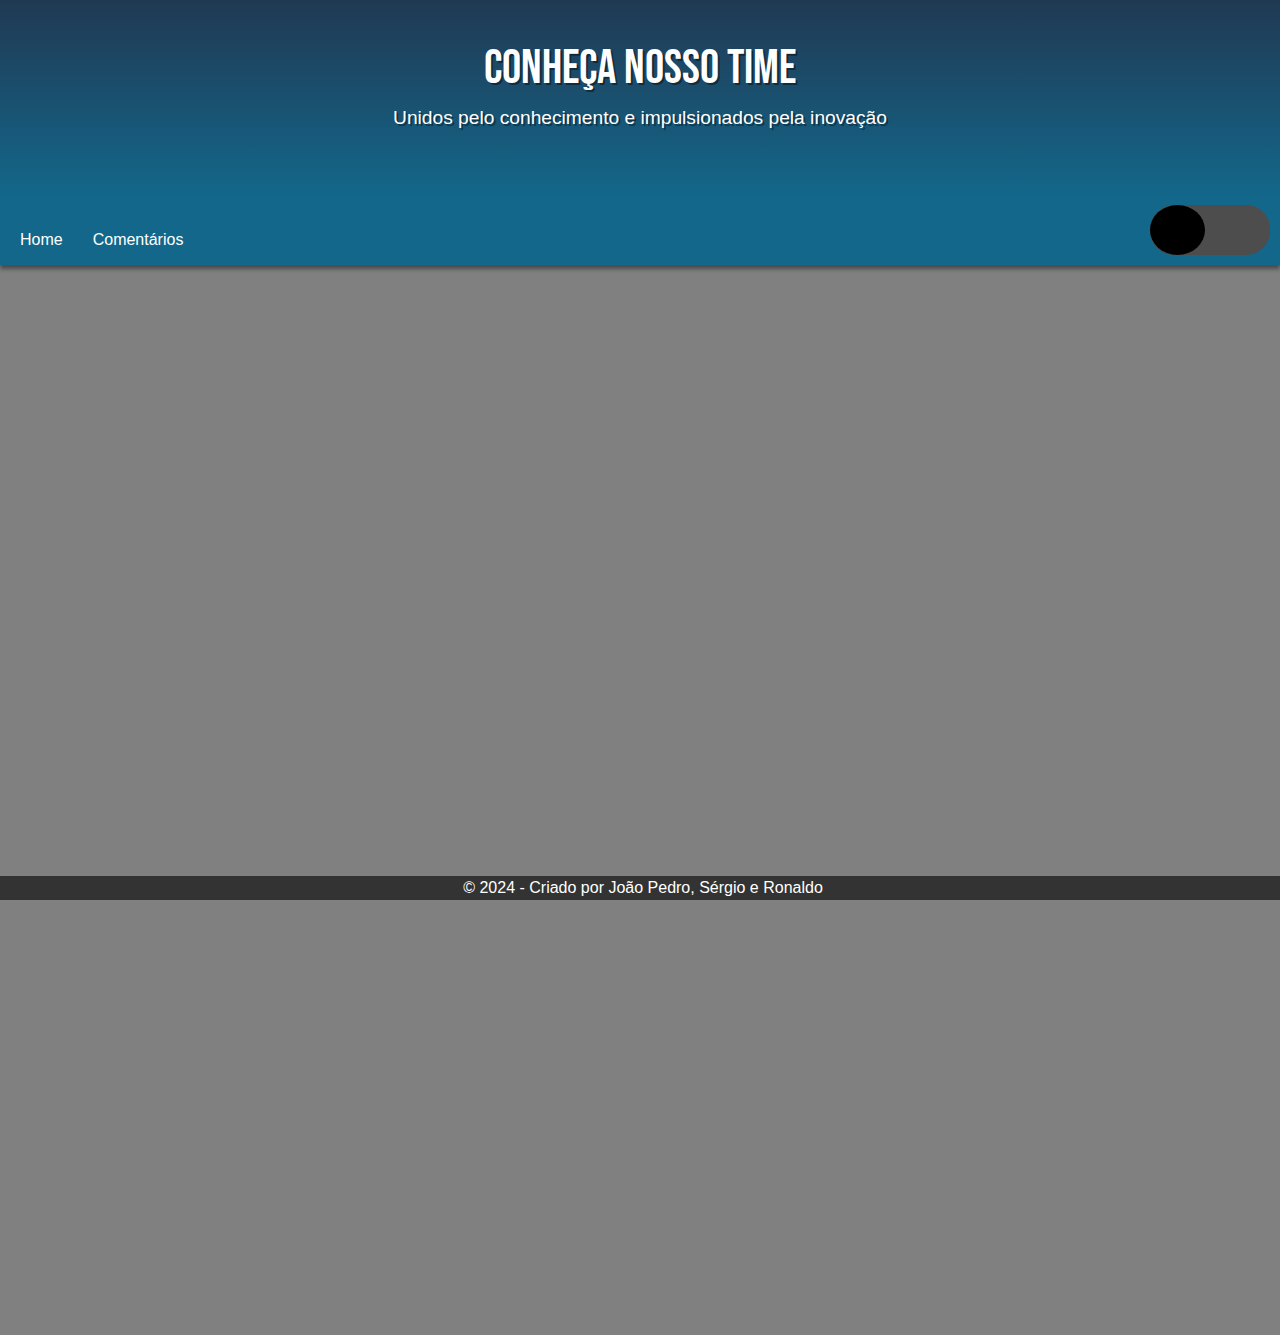
<file: index.html>
<!DOCTYPE html>
<html lang="pt-br">
<head>
    <meta charset="UTF-8">
    <meta name="viewport" content="width=device-width, initial-scale=1.0">
    <title>projeto</title>
    <link rel="shortcut icon" href="imagens/img-eu/favicon.ico" type="image/x-icon">
    <link rel="stylesheet" href="css/style.css">
</head>
<body>
    <header>
        <h1>Conheça Nosso Time</h1>
        <p>Unidos pelo conhecimento e impulsionados pela inovação</p>
        
    
    </header>

    <nav>
     <div class="nav-links">
        <a href="#">Home</a>
        <a href="pag03.html">Comentários</a>
     </div>
      <div class="arrastar" id="arrastar">
        <div class="indicador"></div>
     </div>    
    </nav>

    <main class="fade-in">
        
        <article>
            <div class="card">
                <div class="icon">
                    <img src="imagens/img-eu/minhaft350px.jpg" alt="foto de João">
                </div>
                <div class="content">
                    <h2>João Pedro</h2>
                    <p><strong>Competências:</strong> HTML, CSS, JavaScript</p>
                    <p><strong>Experiências:</strong> Projetos próprios</p>
                    <p><strong>Escolaridade:</strong> Cursando Análise e Desenvolvimento de Sistemas</p>
                    <aside>
                        <p>
                            <strong>Sobre mim:</strong>  Sempre gostei de ficar na rua quando criança, mas quando descobri a tecnologia e seus jogos, o quarto virou minha segunda rua. <a href="pag02.html">Saiba mais</a>
                        </p>
                    </aside>
                </div>
                <button class="read_button">ler mais</button>
            </div>
        </article>

        
        <article>
            <div class="card">
                <div class="icon">
                    <img src="imagens/img-sergio/ftsergio350px.jpg" alt="foto de sérgio">
                </div>
                <div class="content">
                    <h2>Sérgio</h2>
                    <p><strong>Competências:</strong> HTML, CSS, JavaScript</p>
                    <p><strong>Experiências:</strong> Projetos próprios</p>
                    <p><strong>Escolaridade:</strong> Cursando Análise e Desenvolvimento de Sistemas</p>
                    <aside>
                        <p>
                           <strong>sobre mim:</strong> gosto da área da tecnologia e tenho facilidades para a comunicação. <a href="pag02sergio.html"> <br>Saiba mais</a>
                        </p>
                    </aside>
                </div>
                <button class="read_button">ler mais</button>
            </div>
        </article>


        <article>
            <div class="card">
                <div class="icon">
                    <img src="imagens/img-ronado/ftronaldo350px.jpg" alt="foto de Ronaldo">
                </div>
                <div class="content">
                    <h2>Ronaldo</h2>
                    <p><strong>Competências:</strong> HTML, CSS, JavaScript</p>
                    <p><strong>Experiências:</strong> Projetos próprios</p>
                    <p><strong>Escolaridade:</strong> Cursando Análise e Desenvolvimento de Sistemas e cursando inglês</p>
                    <aside>
                        <p>
                           <strong>sobre mim:</strong> desde criança sempre gostei e tive curiosidade sobre computadores,sempre joguei e pesquisei bastante. <a href="pag02ronaldo.html">Saiba mais</a>
                        </p>
                    </aside>
                </div>
                <button class="read_button">ler mais</button>
            </div>
        </article>
    </main>

    <footer>
        <p>&copy; 2024 - Criado por João Pedro, Sérgio e Ronaldo</p>
    </footer>

    <script src="js/script.js"></script>
    <script src="js/mode.js"></script>
   <script src="js/animaçao.js"></script>
</body>
</html>
</file>
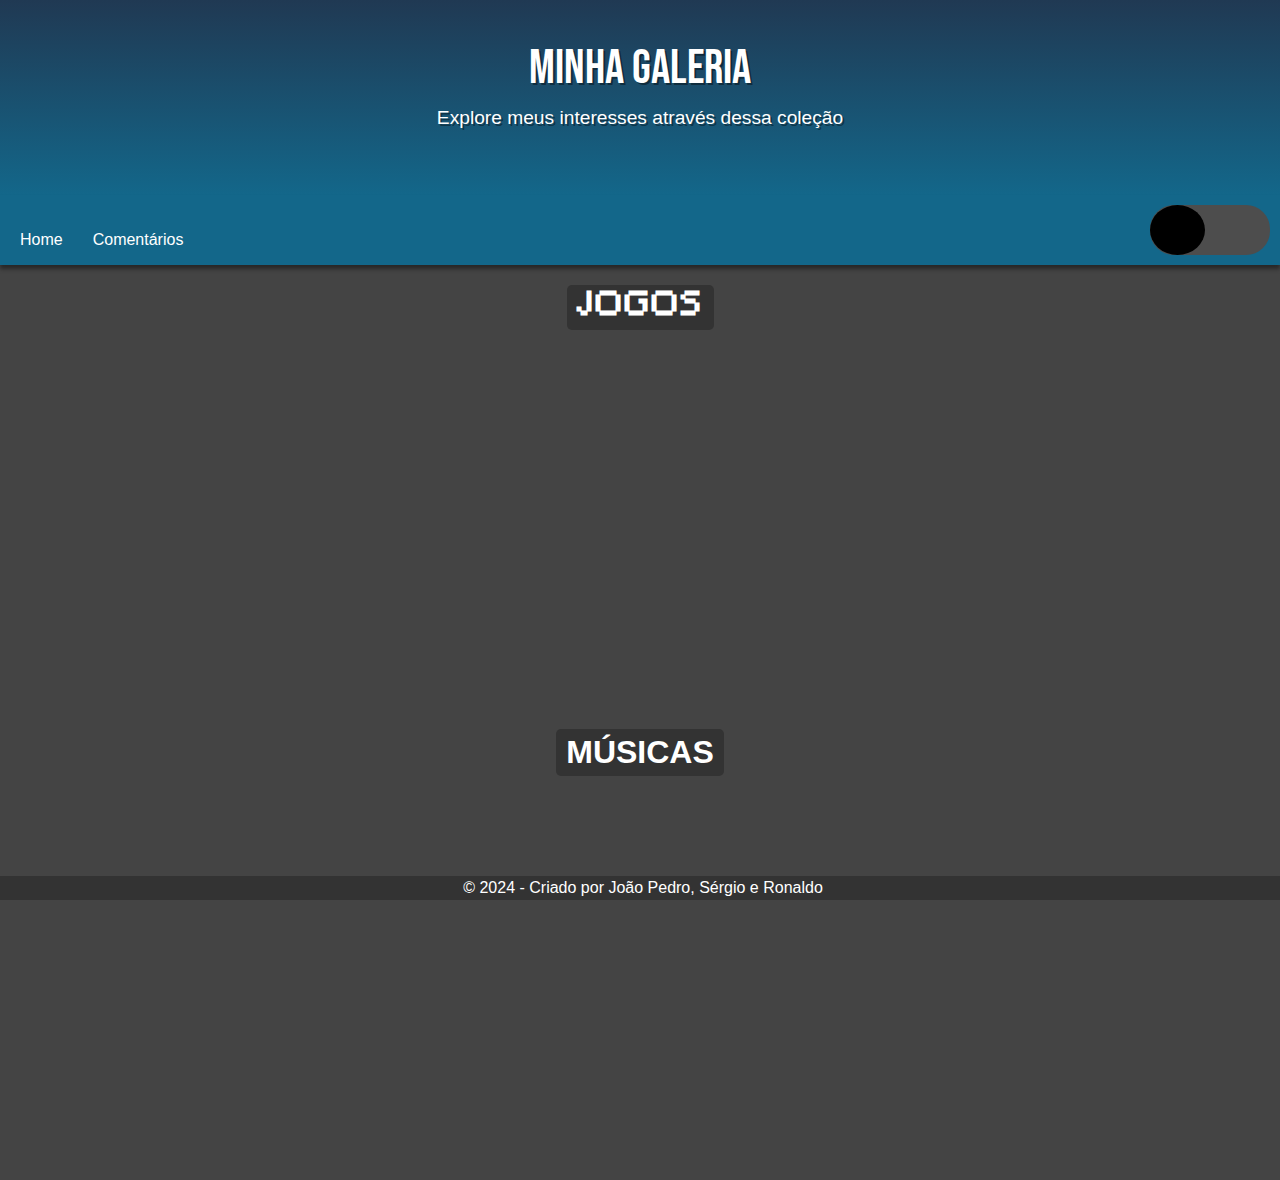
<file: pag02.html>
<!DOCTYPE html>
<html lang="pt-br">
<head>
    <meta charset="UTF-8">
    <meta name="viewport" content="width=device-width, initial-scale=1.0">
    <title>Galeria</title>
    <link rel="shortcut icon" href="imagens/img-eu/favicon.ico" type="image/x-icon">
    <link rel="stylesheet" href="css/style2.css">
</head>
<body>
    <header>
        <h1>Minha Galeria</h1>
        <p>Explore meus interesses através dessa coleção</p>
    </header>
     
 <nav>
    <div class="nav-links">
        <a href="index.html">Home</a>
        <a href="pag03.html">Comentários</a>
    </div>
        <div class="arrastar" id="arrastar">
            <div class="indicador"></div>
        </div>    
    </nav>

    <section class="category">
        <h2 class="jogos">Jogos</h2>
        <main class="gallery fade-in">
            <!-- Primeira linha de jogos -->
            <div class="card">
                <a href="https://store.steampowered.com/app/105600/Terraria/"target="_blank"><img src="imagens/img-eu/terraria300px.jpg" alt="Imagem do jogo Terraria"></a>
                <h3 >Terraria</h3>
                <p>Um jogo sandbox onde você pode explorar, construir e lutar.</p>
            </div>
            <div class="card">
                <a href="https://store.steampowered.com/app/335240/Transformice/" target="_blank"><img src="imagens/img-eu/transformice.jpg" alt="Imagem do jogo Transformice"></a>
                <h3 >Transformice</h3>
                <p>Um jogo divertido de plataformas cooperativo com ratos.</p>
            </div>
            <div class="card">
                <a href="https://www.leagueoflegends.com/pt-br/" target="_blank"><img src="imagens/img-eu/lol.jpg" alt="Imagem do jogo League of Legends"></a>
                <h3>League of Legends</h3>
                <p>Um MOBA competitivo que desafia suas habilidades estratégicas.</p>
            </div>
        </main>

        <h2>Músicas</h2>
        <main class="gallery fade-in">
            <!-- Segunda linha de musicas -->
            <div class="card">
                <a href="https://www.youtube.com/watch?v=LiwDa5rCmYc&list=RDEM7j1vvwdQjym9q2o-Oz92MA&start_radio=1" target="_blank"><img src="imagens/img-eu/racionais300px.jpg" alt="Imagem banda racinais"></a>
                <h3>Racionais</h3>
                
                    <ul>
                        <li>Vida loka parte 1</li>
                        <li>Vida loka parte 2</li>
                        <li>A Vida é Desafio</li>
                    </ul>
                
            </div>
            <div class="card">
                <a href="https://www.youtube.com/watch?v=nyuo9-OjNNg&list=RDEMThYJ2VcXXNp3GM7AwT24UQ&start_radio=1" target="_blank"><img src="imagens/img-eu/articmonkeys300px.jpg" alt="imagem articmonkeys"></a>
                <h3>artic monkeys</h3>
                
                <ul>
                    <li>505</li>
                    <li>Do I Wanna Know ?</li>
                    <li>I Wanna Be Yours</li>
                </ul>
            </div>
            <div class="card">
                <a href="https://www.youtube.com/watch?v=cxSzri346W0&list=RDEMRGV7HBeMlRe31cmEmMia2A&start_radio=1" target="_blank"><img src="imagens/img-eu/timaia300px.jpg" alt="Imagem do tim maia"></a>
                <h3>tim maia</h3>
                
                <ul>
                    <li>Me dê motivos</li>
                    <li>Você</li>
                    <li>Gostava tanto de você</li>
                </ul>
            </div>
        </main>
    </section>

    <footer>
        <p>&copy; 2024 - Criado por João Pedro, Sérgio e Ronaldo</p>
    </footer>

    <script>
           window.onload = function() {
          alert("Bem-vindo a galeria do João Pedro");
           };
   </script>
    <script src="js/mode.js"></script>
    <script src="js/animaçao.js"></script>
</body>
</html>
</file>
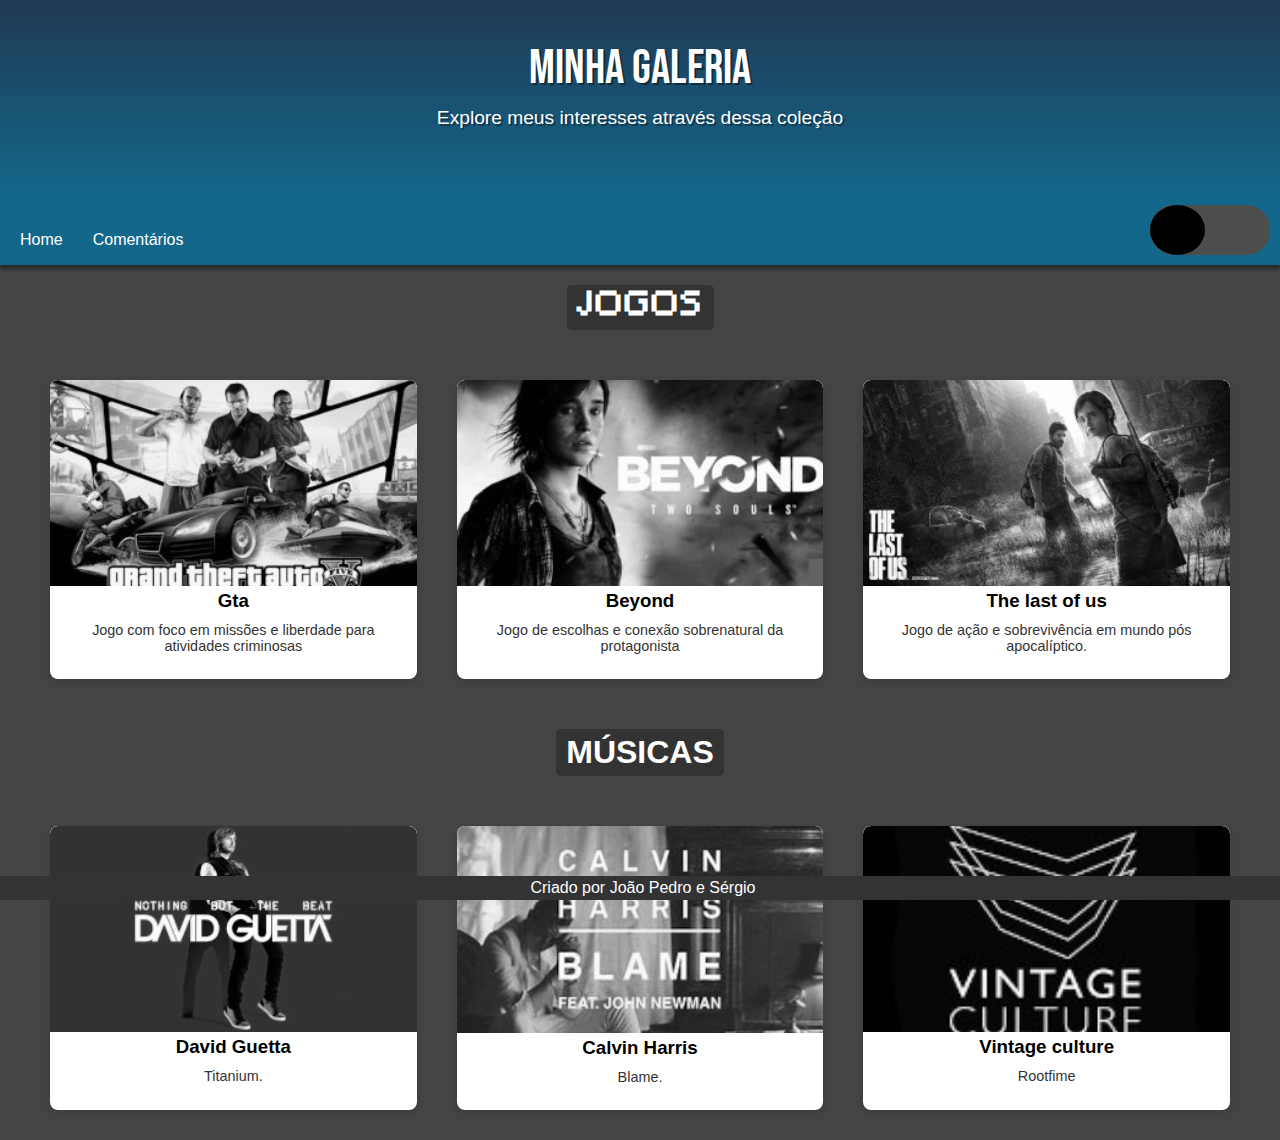
<file: pag02ronaldo.html>
<!DOCTYPE html>
<html lang="pt-br">
<head>
    <meta charset="UTF-8">
    <meta name="viewport" content="width=device-width, initial-scale=1.0">
    <title>Galeria</title>
    <link rel="shortcut icon" href="imagens/img-eu/favicon.ico" type="image/x-icon">
    <link rel="stylesheet" href="css/style2.css">
</head>
<body>
    <header>
        <h1>Minha Galeria</h1>
        <p>Explore meus interesses através dessa coleção</p>
    </header>
     
    <nav>
     <div class="nav-links">
        <a href="index.html">Home</a>
        <a href='pag03.html'>Comentários</a>
     </div>
     <div class="arrastar" id="arrastar">
        <div class="indicador"></div>
    </div>    
    </nav>

    <section class="category">
        <h2 class="jogos">Jogos</h2>
        <main class="gallery">
            <!-- Primeira linha de jogos -->
            <div class="card">
                <a href="https://store.steampowered.com/app/271590/Grand_Theft_Auto_V/" target="_blank"><img src="imagens/img-ronado/IMG-20241127-WA0084.jpg"  alt="Imagem do jogo gta"></a>
                <h3>Gta</h3>
                <p>Jogo com foco em missões e liberdade para atividades criminosas</p>
            </div>
            <div class="card">
                <a href="https://store.steampowered.com/app/960990/Beyond_Two_Souls/" target="_blank"><img src="imagens/img-ronado/IMG-20241127-WA0083.jpg" alt="Imagem do jogo byond"></a>
                <h3>Beyond</h3>
                <p>Jogo de escolhas e conexão sobrenatural da protagonista</p>
            </div>
            <div class="card">
                <a href="https://store.steampowered.com/agecheck/app/1888930/" target="_blank"><img src="imagens/img-ronado/IMG-20241127-WA0085.jpg" alt="Imagem do jogo the last of us"></a>
                <h3>The last of us</h3>
                <p>Jogo de ação e sobrevivência em mundo pós apocalíptico.</p>
            </div>
        </main>

        <h2>Músicas</h2>
        <main class="gallery">
            <!-- Segunda linha musicas -->
            <div class="card">
                <a href="https://www.youtube.com/watch?v=JRfuAukYTKg" target="_blank"><img src="imagens/img-ronado/IMG-20241127-WA0098.jpg" alt="Imagem David Guetta"></a>
                <h3>David Guetta</h3>
                <p>Titanium.</p>
            </div>
            <div class="card">
                <a href="https://www.youtube.com/watch?v=HJb0VYVtaNc" target="_blank"><img src="imagens/img-ronado/IMG-20241127-WA0096.jpg" alt="imagem Calvin Harris"></a>
                <h3>Calvin Harris</h3>
                <p>Blame.</p>
            </div>
            <div class="card">
                <a href="https://www.youtube.com/watch?v=vZP2uZXFWwI" target="_blank"><img src="imagens/img-ronado/IMG-20241127-WA0097.jpg" alt="Imagem vintage culture"></a>
                <h3>Vintage culture</h3>
                <p>Rootfime</p>
            </div>
        </main>
    </section>

    <footer>
        <p>Criado por João Pedro e Sérgio</p>
    </footer>
    <script>
        window.onload = function() {
       alert("Bem-vindo a galeria do Ronaldo");
        };
</script>

    <script src="js/mode.js"></script>
    <script src="js/animaçao.js"></script>
</body>
</html>
</file>
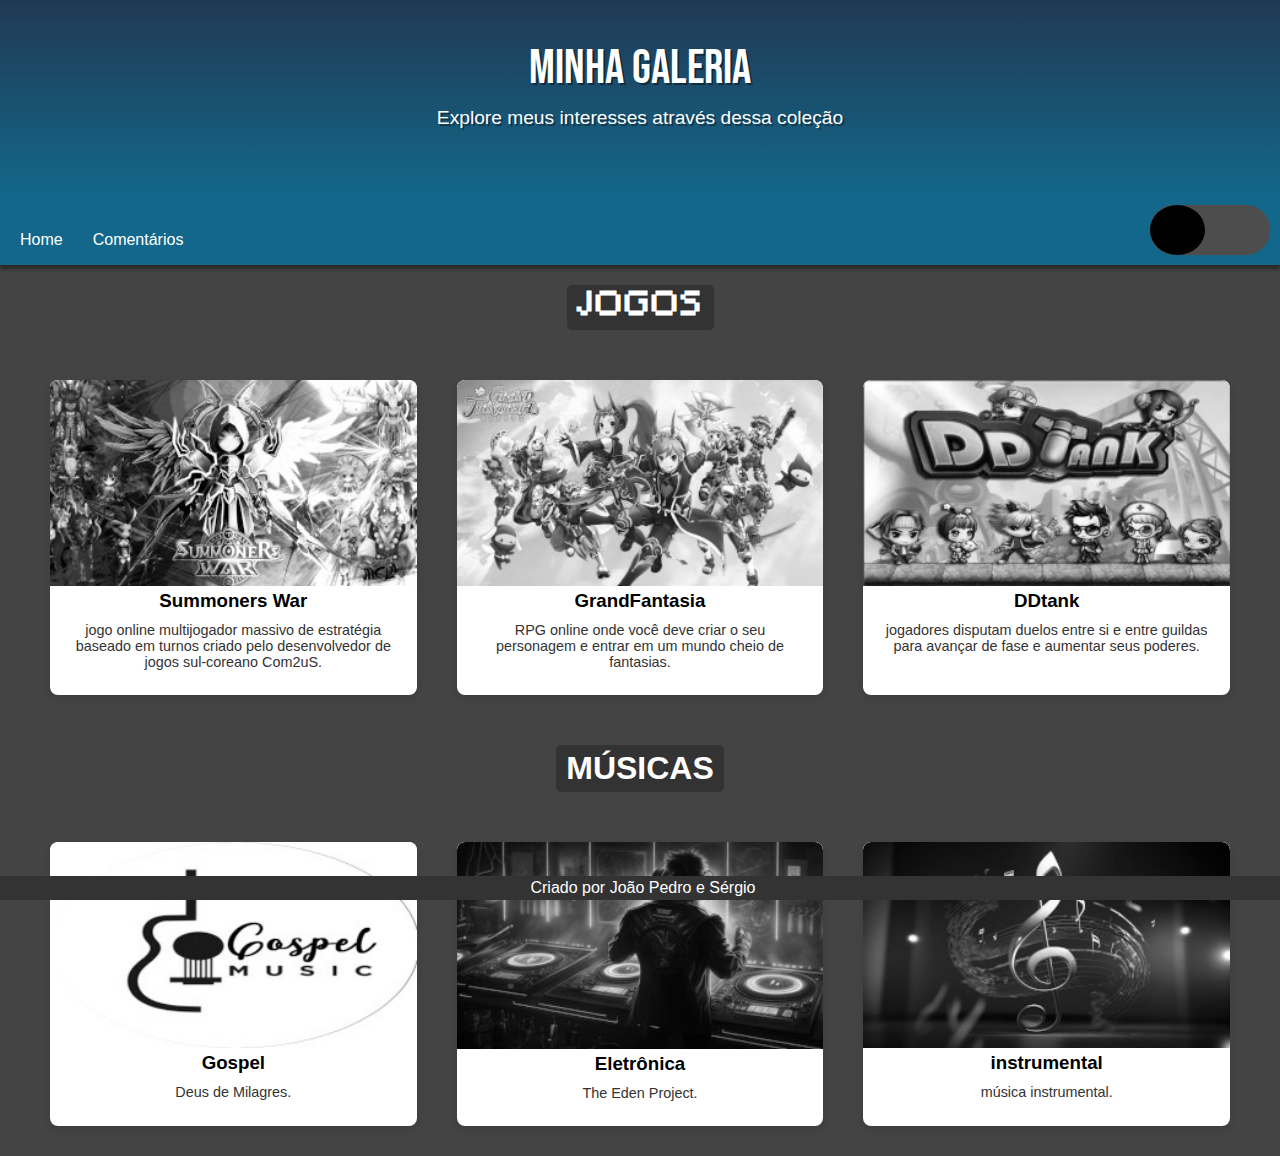
<file: pag02sergio.html>
<!DOCTYPE html>
<html lang="pt-br">
<head>
    <meta charset="UTF-8">
    <meta name="viewport" content="width=device-width, initial-scale=1.0">
    <title>Galeria</title>
    <link rel="shortcut icon" href="imagens/img-eu/favicon.ico" type="image/x-icon">
    <link rel="stylesheet" href="css/style2.css">
</head>
<body>
    <header>
        <h1>Minha Galeria</h1>
        <p>Explore meus interesses através dessa coleção</p>
    </header>
     
    <nav>
     <div class="nav-links">
        <a href="index.html">Home</a>
        <a href="pag03.html">Comentários</a>
     </div>
     <div class="arrastar" id="arrastar">
        <div class="indicador"></div>
    </div>    
    </nav>

    <section class="category">
        <h2 class="jogos">Jogos</h2>
        <main class="gallery">
            <!-- Primeira linha de jogos -->
            <div class="card">
                <a href="https://store.steampowered.com/agecheck/app/2426960/" target="_blank"><img src="imagens/img-sergio/IMG-20241125-WA0071.jpg" alt="Imagem do jogo Summoners"></a>
                <h3>Summoners War</h3>
                <p>jogo online multijogador massivo de estratégia baseado em turnos criado pelo desenvolvedor de jogos sul-coreano Com2uS.</p>
            </div>
            <div class="card">
                <a href="https://store.steampowered.com/app/3010230/Grand_Fantasia__ORIGIN/" target="_blank"><img src="imagens/img-sergio/IMG-20241125-WA0070.jpg" alt="Imagem do jogo GrandFantasia"></a>
                <h3>GrandFantasia</h3>
                <p>RPG online onde você deve criar o seu personagem e entrar em um mundo cheio de fantasias.</p>
            </div>
            <div class="card">
                <a href="https://ddtank.337.games/" target="_blank"><img src="imagens/img-sergio/IMG-20241125-WA0069.jpg" alt="Imagem do jogo DDtank"></a>
                <h3>DDtank</h3>
                <p>jogadores disputam duelos entre si e entre guildas para avançar de fase e aumentar seus poderes.</p>
            </div>
        </main>

        <h2>Músicas</h2>
        <main class="gallery">
            <!-- Segunda linha bandas -->
            <div class="card">
                <a href="https://www.youtube.com/watch?v=MD3pTVFqCh8" target="_blank"><img src="imagens/img-sergio/IMG-20241125-WA0083.jpg" alt="Imagem banda gospel"></a>
                <h3>Gospel</h3>
                <p>Deus de Milagres.</p>
            </div>
            <div class="card">
                <a href="https://www.youtube.com/watch?v=v8KPX-KPsFU" target="_blank"><img src="imagens/img-sergio/IMG-20241125-WA0081.jpg" alt="imagem eletrônica"></a>
                <h3>Eletrônica</h3>
                <p>The Eden Project.</p>
            </div>
            <div class="card">
                <a href="https://www.youtube.com/watch?v=RXLzvo6kvVQ&list=RDATfmaW5zdHJ1bWVudGFs&start_radio=1" target="_blank"><img src="imagens/img-sergio/IMG-20241125-WA0082.jpg" alt="Imagem instrumental"></a>
                <h3>instrumental</h3>
                <p>música instrumental.</p>
            </div>
        </main>
    </section>

    <footer>
        <p>Criado por João Pedro e Sérgio</p>
    </footer>


    <script>
        window.onload = function() {
       alert("Bem-vindo a galeria do Sérgio");
        };
</script>
    <script src="js/mode.js"></script>
    <script src="js/animaçao.js"></script>
</body>
</html>
</file>
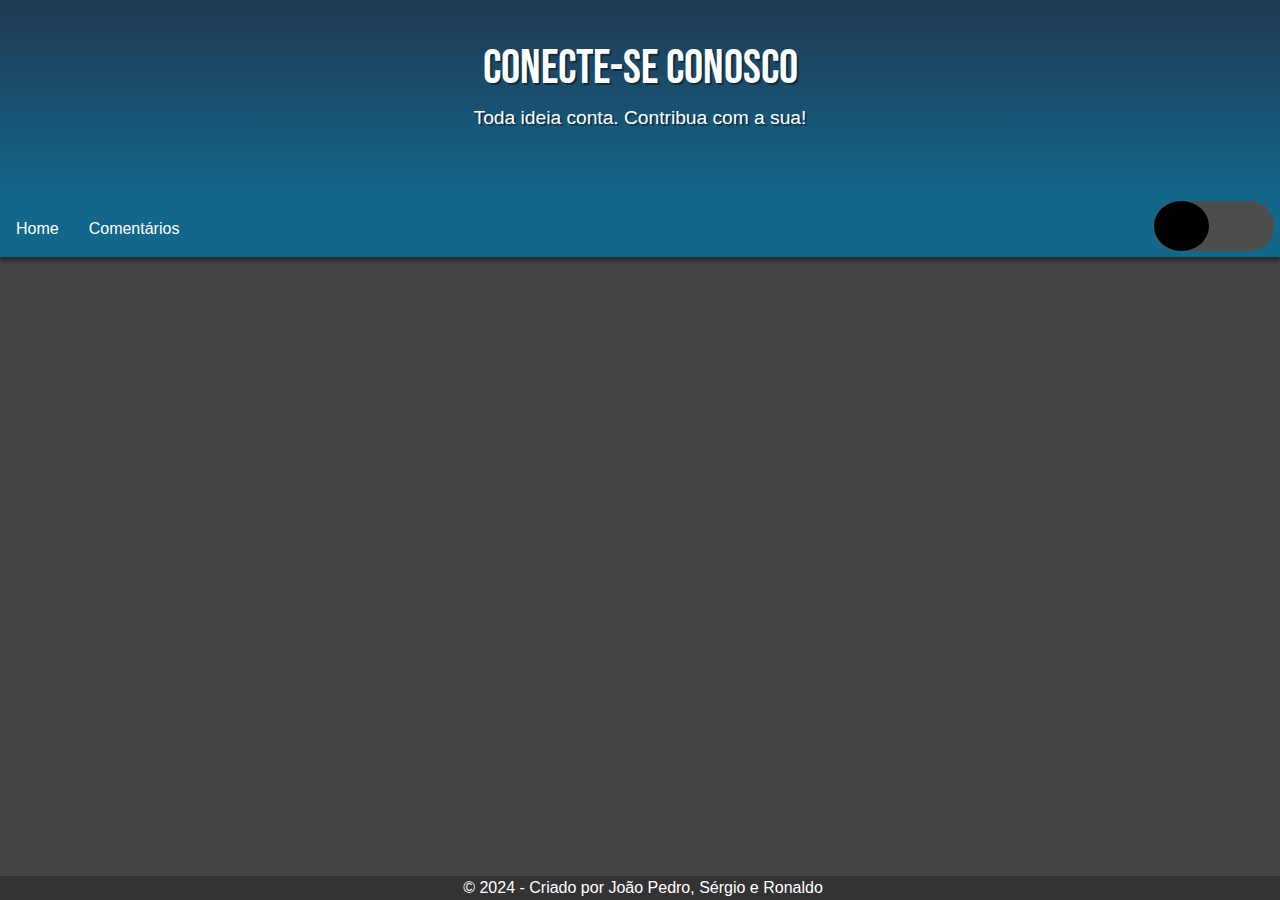
<file: pag03.html>
<!DOCTYPE html>
<html lang="pt-br">
    <head>
        <meta charset="UTF-8">
        <meta name="viewport" content="width=device-width, initial-scale=1.0">
        <title>Galeria</title>
        <link rel="shortcut icon" href="imagens/img-eu/favicon.ico" type="image/x-icon">
        <link rel="stylesheet" href="css/style3.css">  
</head>
<body>
    <header>
        <h1>Conecte-se Conosco</h1>
        <p>Toda ideia conta. Contribua com a sua!</p>
    </header>
     
    <nav>
     <div class="nav-links">
        <a href="index.html">Home</a>
        <a href="#">Comentários</a>
     </div>
     <div class="arrastar" id="arrastar">
        <div class="indicador"></div>
    </div>    
    </nav>
    <main class="fade-in">
        <section class="comentarios">
            <h2>Formulário de Comentários</h2>
            <form action="#" method="post">
                <label for="nome">Nome:</label>
                <input type="text" id="nome" name="nome" required>

                <label for="email">Email:</label>
                <input type="email" id="email" name="email" required>

                <label for="comentario">Comentário:</label>
                <textarea id="comentario" name="comentario" rows="5" required></textarea>

                <button type="submit">Enviar Comentário</button>
            </form>
        </section>
    </main>

    <footer>
        <p>&copy; 2024 - Criado por João Pedro, Sérgio e Ronaldo</p>
    </footer>

    <script>
        window.onload = function() {
       alert("Bem-vindo a aba de comentários");
        };
</script>

    <script src="js/mode.js"></script>
    <script src="js/animaçao.js"></script>

</body>
</html>
</file>
<file: css/style.css>
@import url('https://fonts.googleapis.com/css2?family=Bebas+Neue&family=Kaushan+Script&family=Work+Sans:ital,wght@0,100..900;1,100..900&display=swap');

:root {
    --cor1: #203953;
    --cor2:#13678A;
    --cor3:#ff0000; 
    --cor4: #333333; 
    --cor5: #FFFFFF; 
    --cor6: #E0E0E0; 

    --font-destaque : "Bebas Neue", sans-serif;
  }

  *{
    margin: 0;
    padding: 0;
    
  }

  body{
    background-color: gray;
    font-family: Arial, Helvetica, sans-serif;
    height: 100vh;
    transition: .5s;
 
  }

  
  header{
    background-image: linear-gradient(to bottom, var(--cor1), var(--cor2));
   
    min-height: 150px;
    text-align: center;
    padding-top: 40px;
    padding-bottom: 5px;
  }

  header > h1{
    color: white;
    font-family: "Bebas Neue", sans-serif;
    font-size: 3em;
    margin-bottom: 10px;
    font-weight: normal;
    text-shadow: 2px 2px 0px rgba(0, 0, 0, 0.418);
    
  }

  header > p{
    font-family: Arial, Helvetica, sans-serif;
    font-size: 1.2em;
    color:white;
    max-width: 500px;
    padding-right: 10px;
    padding-left: 10px;
    margin: auto;
    margin-bottom: 20px;
    text-shadow: 2px 2px 0px rgba(0, 0, 0, 0.397);    
}

nav{
  background-color: var(--cor2);
  box-shadow: 0px 4px 4px rgba(0, 0, 0, 0.418);
  display: flex; 
  justify-content: space-between; /* Espaça links e botão */
  align-items: center; 
  padding: 10px ;
  background-color: var(--cor2);
}

.nav-links {
  display: flex; 
  gap: 10px; 
  margin-bottom: -20px;
}

.nav-links a {
  color: #ffffff; 
  text-decoration: none;
  padding: 10px 10px; 
  border-radius: 5px;
  transition: background-color 0.4s ease; 
}

.nav-links a:hover {
  background-color: var(--cor1);
  color: #ffffff; 
}



  main{
    display: flex;
    justify-content: space-around; 
    flex-wrap: wrap;  
    gap: 20px;
    min-width: 300px;
    max-width: 1000px;
    margin: auto;
    margin-bottom: 30px;
    padding: 20px;
    
   
    
    
  }

  main  h2{
     color: #ffffff;
  }

main p{
    color: #ffffff;
    text-align: center;
}
  footer {
    background-color: var(--cor4);
    color: white;
    text-align: center;
    padding: 3px;
    position: fixed;
    bottom: 0;
    width: 100%;
    
  }

  .card {
    background-color:var(--cor4);
    width: 350px; 
    border-radius:10px; 
    box-shadow: 0 4px 8px rgba(0, 0, 0, 0.1); 
    margin: 20px;
    display: flex; 
    flex-direction: column; 
    justify-content: center; 
    align-items: center;
    text-align: justify; 
    position: relative;
    

    
  }
  
  .card h2 {
    padding: 10px;
    text-align: center;
    background-color: #203953;
    transition: .5s;
  }

  .card  p{
    padding: 10px;
    
  }

  .icon img{
    width: 100%;
    height: 100%;
    object-fit: cover; 
    display: block;
  }
    
    
 

 .icon{
  width: 100%;
  height: 200px; 
  overflow: hidden;
  border-radius: 1px;
 }

 
 
 .card::before{
   content:'';
   position: absolute;
   top: 0;
   right: 0;
   border: 20px solid transparent;
   border-top: 20px solid var(--cor1);
   border-right: 20px solid var(--cor1);
   transition: 0.5s;
 }

 .content {
  height: 225px;
  overflow: hidden;
  position: relative;
 }

 .content::before{
  content:'' ;
  position: absolute;
  bottom: 0;
  width:100%; 
  height: 100px;
  background: linear-gradient(transparent, #3f3f3f);
 }

 .read_button{
    border: none;
    padding: 10px;
    border-radius: 3px;
    margin-top: 2px;
    background-color: var(--cor1);
    font-weight: bold;
    cursor: pointer;
    font-size: 16px;
    transition: .5s;
    color: var(--cor5);
 }

 .read_button:hover{
     background-color: transparent;
     color: var(--cor2);
     transition: all 0.2s ease-in-out;

 }

 .card.active .content {
   height: auto;
 }
 
 .card.active.content::before{
   visibility: hidden;
 }

 .card.active .content::before {
  display: none; 
 }

aside  a{
  color: var(--cor2);
  padding-left: 5px;
  
}

.arrastar{
  width: 120px;
  height: 50px;
  background-color: #4d4d4d;
  border-radius: 24px;
  position: relative;
  cursor: pointer;
}

.arrastar .indicador{
  width:55px;
  height: 50px;
  background-color: black;
  border-radius: 50%;
  position: absolute;
  left: 0;
  transition: .5s;
}

.arrastar.dark{
  background-color:#c3c3c3 ;
}

.arrastar.dark .indicador{
  left: 65px;
  background-color: #FFFFFF;
}

body.dark{
  background-color: #e4e4e4;
  transition: .5s;
}

body.dark h2{
  background-color: var(--cor2);
  color: var(--cor5);
  transition: .5s;
}

.read_button.dark {
  background-color: var(--cor2);
}

.read_button.dark {
  background-color: var(--cor2);
}
.card.dark::before {
  border-top-color: var(--cor2);  
  border-right-color: var(--cor2); 
  transition: .5s;
}

.fade-in {
  opacity: 0; 
  animation: fadeIn 1s ease-in-out forwards; 
}


@keyframes fadeIn {
  0% {
      opacity: 0;
      transform: translateY(-20px); 
  }
  100% {
      opacity: 1; 
      transform: translateY(0); 
  }
}
</file>
<file: css/style2.css>
@import url('https://fonts.googleapis.com/css2?family=Bebas+Neue&family=Kaushan+Script&family=Work+Sans:ital,wght@0,100..900;1,100..900&display=swap');

@font-face {
  font-family:'minecraft' ;
  src: url('../fontes/Minecraft.ttf')format(truetype);
}
:root {
    --cor1: #203953; 
    --cor2:#13678A;
    --cor3:#ff0000; 
    --cor4: #333333; 
    --cor5: #FFFFFF; 
    --cor6: #E0E0E0; 

    --font-destaque : "Bebas Neue", sans-serif;
    --font-mine:'minecraft' , sans-serif;
  }

  *{
    margin: 0;
    padding: 0;
    
  }

  body{
    background-color: rgb(68, 68, 68);
    font-family: Arial, Helvetica, sans-serif;
    height: 100vh;
    transition: .5s;
    
 
  }

  
  header{
    background-image: linear-gradient(to bottom, var(--cor1), var(--cor2));
   
    min-height: 150px;
    text-align: center;
    padding-top: 40px;
    padding-bottom: 5px;
  }
  
  header > h1{
    color: white;
    font-family: var(--font-destaque);
    font-size: 3em;
    margin-bottom: 10px;
    font-weight: normal;
    text-shadow: 2px 2px 0px rgba(0, 0, 0, 0.418);
    
  }

  header > p{
    font-family: Arial, Helvetica, sans-serif;
    font-size: 1.2em;
    color:white;
    max-width: 500px;
    padding-right: 10px;
    padding-left: 10px;
    margin: auto;
    margin-bottom: 20px;
    text-shadow: 2px 2px 0px rgba(0, 0, 0, 0.397);    
}

  nav{
    background-color: var(--cor2);
    box-shadow: 0px 4px 4px rgba(0, 0, 0, 0.418);
    display: flex; 
    justify-content: space-between; /* Espaça links e botão */
    align-items: center; 
    padding: 10px ;
    background-color: var(--cor2);
  }

  .nav-links {
    display: flex; 
    gap: 10px; 
    margin-bottom: -20px;
}

.nav-links a {
    color: #ffffff; 
    text-decoration: none;
    padding: 10px 10px; 
    border-radius: 5px;
    transition: background-color 0.4s ease; 
}

.nav-links a:hover {
    background-color: var(--cor1);
    color: #ffffff; 
}

   


  /* Galeria */
.gallery {

    display: grid;
    grid-template-columns: repeat(3, 1fr); /* 3 colunas com tamanhos iguais */
    gap: 20px; 
    max-width: 1200px; 
    margin: auto; 
    padding: 20px; 
}

.jogos{
  font-family: var(--font-mine);
  letter-spacing: 3px
}


/* Card */
.card {
    background: white;
    border-radius: 8px;
    box-shadow: 0 4px 8px rgba(0, 0, 0, 0.1);
    overflow: hidden;
    text-align: center;
    transition: transform 0.3s ease;
    margin: 10px;
}

.card:hover {
    transform: translateY(-5px);
}

.card img {
    width: 100%; 
    height: auto; 
    object-fit: cover; 
    aspect-ratio: 16 / 9; /* Mantem a proporção 16:9 */
    border-top-left-radius: 8px;
    border-top-right-radius: 8px;
    transition: filter 0.3s ease-in-out; 
    filter: grayscale(100%);
    
}

.card img:hover {
  filter: grayscale(0%); 
}


.card h2 {
    font-size: 1.5em;
    margin: 10px ;
    color: var(--cor5);
}

.card p {
    font-size: 0.9em;
    padding: 0 10px 15px 10px;
    color: var(--cor4);
    margin: 10px;
}

.card ul {
  list-style-position: inside; 
  margin: 0; 
}

.card ul {
  list-style: none; 
  padding-left: 20px;
  padding-top: 10px;
  margin: 0; 
}

.card li {
  display: flex; 
  align-items: center; 
}

.card li::before {
  content: '•'; 
  margin-right: 8px; 
  color: rgb(90, 88, 88);
  font-size: 1.2em; 
}

.card li {
  color: rgb(41, 38, 38); 
  margin-bottom: 5px; 
}
    
  

  .category {
    text-align: center; 
    margin-bottom: 20px; 
    
  }

  


  .category h2 {
    display: inline-block; 
    background-color:var(--cor4); 
    color:var(--cor5); 
    font-size: 2em; 
    padding: 5px 10px; 
    border-radius: 5px; 
    margin: 20px auto; 
    text-transform: uppercase; 
    text-align: center; 
}

h2 {
  text-align: center;
  font-size: 2em;
  margin-top: 20px;
  margin-bottom: 10px;
  
  display: inline-block;
  padding: 5px 15px;
  border-radius: 5px;
}

audio {
  margin: 10px;
}

.arrastar{
  width: 120px;
  height: 50px;
  background-color: #4d4d4d;
  border-radius: 24px;
  position: relative;
  cursor: pointer;
}

.arrastar .indicador{
  width:55px;
  height: 50px;
  background-color: black;
  border-radius: 50%;
  position: absolute;
  left: 0;
  transition: .5s;
}

.arrastar.dark{
  background-color:#c3c3c3 ;
}

.arrastar.dark .indicador{
  left: 65px;
  background-color: #FFFFFF;
}

body.dark{
  background-color: #e4e4e4;
  transition: .5s;
}

body.dark h2{
  background-color: var(--cor2);
  color: var(--cor5);
  transition: .5s;
}

.fade-in {
  opacity: 0; 
  animation: fadeIn 1s ease-in-out forwards; 
}


@keyframes fadeIn {
  0% {
      opacity: 0; 
      transform: translateY(-20px); 
  }
  100% {
      opacity: 1; /* Fica totalmente visível */
      transform: translateY(0); 
  }
}

footer {
  background-color: var(--cor4);
  color: white;
  text-align: center;
  padding: 3px;
  position: fixed;
  bottom: 0;
  width: 100%;
  
}
</file>
<file: css/style3.css>
@import url('https://fonts.googleapis.com/css2?family=Bebas+Neue&family=Kaushan+Script&family=Work+Sans:ital,wght@0,100..900;1,100..900&display=swap');

@font-face {
  font-family:'minecraft' ;
  src: url('../fontes/Minecraft.ttf')format(truetype);
}
:root {
    --cor1: #203953; 
    --cor2:#13678A;
    --cor3:#ff0000; 
    --cor4: #333333; 
    --cor5: #FFFFFF; 
    --cor6: #E0E0E0; 

    --font-destaque : "Bebas Neue", sans-serif;
    --font-mine:'minecraft' , sans-serif;
  }

  *{
    margin: 0;
    padding: 0;
    
  }

  body{
    background-color: rgb(68, 68, 68);
    font-family: Arial, Helvetica, sans-serif;
    height: 100vh;
    transition: .5s;
    
 
  }

  
  header{
    background-image: linear-gradient(to bottom, var(--cor1), var(--cor2));
   
    min-height: 150px;
    text-align: center;
    padding-top: 40px;
    padding-bottom: 5px;
  }
  
  header > h1{
    color: white;
    font-family: var(--font-destaque);
    font-size: 3em;
    margin-bottom: 10px;
    font-weight: normal;
    text-shadow: 2px 2px 0px rgba(0, 0, 0, 0.418);
    
  }

  header > p{
    font-family: Arial, Helvetica, sans-serif;
    font-size: 1.2em;
    color:white;
    max-width: 500px;
    padding-right: 10px;
    padding-left: 10px;
    margin: auto;
    margin-bottom: 20px;
    text-shadow: 2px 2px 0px rgba(0, 0, 0, 0.397);    
}

  nav{
    background-color: var(--cor2);
    box-shadow: 0px 4px 4px rgba(0, 0, 0, 0.418);
    display: flex; 
    justify-content: space-between; 
    align-items: center; 
    padding: 6px ;
    background-color: var(--cor2);
  }

  .nav-links {
    display: flex; 
    gap: 10px; 
    padding-top: 5px;
    
}

.nav-links a {
    color: #ffffff; 
    text-decoration: none; 
    padding: 10px 10px; 
    border-radius: 5px; 
    transition: background-color 0.4s ease; 
}

.nav-links a:hover {
    background-color: var(--cor1); 
    color: #ffffff;
}

.comentarios {
  max-width: 600px;
  margin: 20px auto;
  padding: 20px;
  margin-top: 40px;
  background-color: var(--cor4);
  border-radius: 10px;
  box-shadow: 0 4px 8px rgba(0, 0, 0, 0.1);
}

.comentarios h2 {
  font-family: var(--font-destaque);
  color: var(--cor5);
  text-align: center;
  margin-bottom: 20px;
}

form {
  display: flex;
  flex-direction: column;
  gap: 15px;
}

label {
  font-weight: bold;
  color: var(--cor5);
}

input, textarea {
  padding: 10px;
  border: none;
  border-radius: 5px;
  background-color: var(--cor6);
  color: var(--cor4);
  font-size: 16px;
}

button {
  padding: 10px 20px;
  border: none;
  border-radius: 5px;
  background-color: var(--cor2);
  color: var(--cor5);
  font-weight: bold;
  cursor: pointer;
  transition: background-color 0.3s;
}

button:hover {
  background-color: var(--cor1);
}

footer {
  background-color: var(--cor4);
  color: white;
  text-align: center;
  padding: 3px;
  position: fixed;
  bottom: 0;
  width: 100%;
  
}

.arrastar{
  width: 120px;
  height: 50px;
  background-color: #4d4d4d;
  border-radius: 24px;
  position: relative;
  cursor: pointer;
}

.arrastar .indicador{
  width:55px;
  height: 50px;
  background-color: black;
  border-radius: 50%;
  position: absolute;
  left: 0;
  transition: .5s;
}

.arrastar.dark{
  background-color:#c3c3c3 ;
}

.arrastar.dark .indicador{
  left: 65px;
  background-color: #FFFFFF;
}

body.dark{
  background-color: #e4e4e4;
  transition: .5s;
}

body.dark h2{
  
  color: var(--cor5);
  transition: .5s;
}

.fade-in {
  opacity: 0; 
  animation: fadeIn 1s ease-in-out forwards; 
}


@keyframes fadeIn {
  0% {
      opacity: 0; 
      transform: translateY(-20px); 
  }
  100% {
      opacity: 1; 
      transform: translateY(0); 
  }
}
</file>
